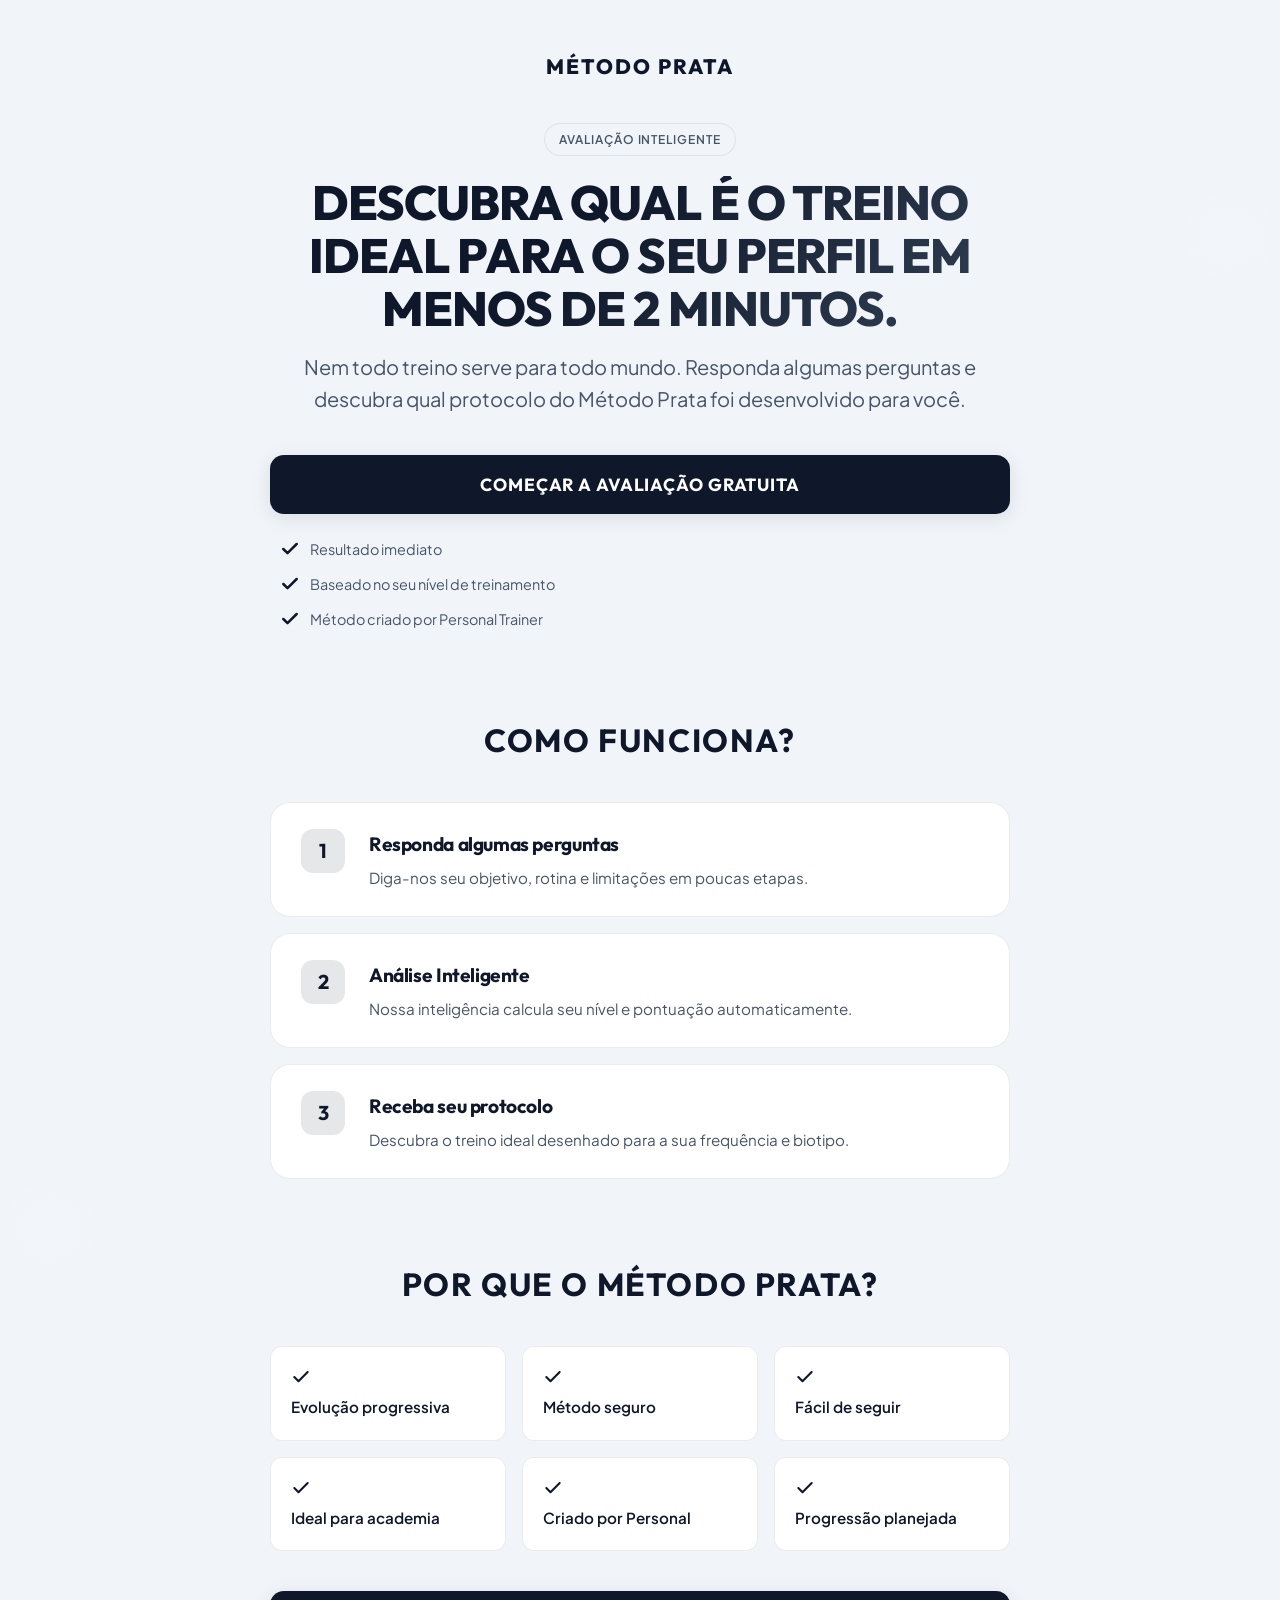
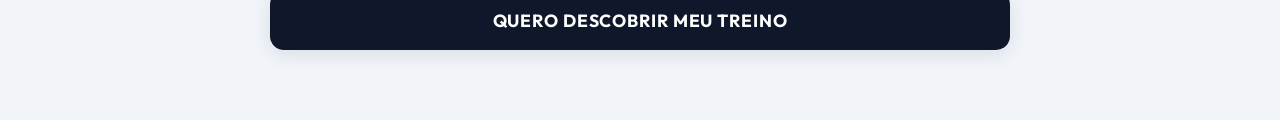
<file: index.html>
<!DOCTYPE html>
<html lang="pt-BR">

<head>
    <meta charset="UTF-8">
    <meta name="viewport" content="width=device-width, initial-scale=1.0">
    <title>Método Prata - Descubra Seu Treino Ideal</title>
    <meta name="description"
        content="Descubra qual é o protocolo de treino do Método Prata ideal para o seu perfil e nível de condicionamento em menos de 2 minutos.">

    <!-- CSS Stylesheet -->
    <link rel="stylesheet" href="styles.css">

    <!-- Tailwind or custom icons can be fully self-contained as SVG. We use inline SVGs for maximum reliability, speed and crispness on mobile. -->
</head>

<body>

    <!-- Container wrapper (keeps mobile focus centered and premium) -->
    <div class="container">

        <!-- ==================== LANDING VIEW ==================== -->
        <section id="landing-view" class="view-screen active">
            <header class="brand-header">
                <div class="logo">MÉTODO <span>PRATA</span></div>
            </header>

            <div class="hero">
                <span class="hero-badge">Avaliação Inteligente</span>

                <h1 class="text-gradient">Descubra qual é o treino ideal para o seu perfil em menos de 2 minutos.</h1>
                <p>Nem todo treino serve para todo mundo. Responda algumas perguntas e descubra qual protocolo do Método
                    Prata foi desenvolvido para você.</p>

                <button class="btn" id="btn-start-quiz">
                    Começar a Avaliação Gratuita
                </button>

                <ul class="bullets-list">
                    <li class="bullet-item">
                        <svg width="20" height="20" viewBox="0 0 24 24" fill="none" stroke="currentColor"
                            stroke-width="3" stroke-linecap="round" stroke-linejoin="round">
                            <polyline points="20 6 9 17 4 12"></polyline>
                        </svg>
                        <span>Resultado imediato</span>
                    </li>
                    <li class="bullet-item">
                        <svg width="20" height="20" viewBox="0 0 24 24" fill="none" stroke="currentColor"
                            stroke-width="3" stroke-linecap="round" stroke-linejoin="round">
                            <polyline points="20 6 9 17 4 12"></polyline>
                        </svg>
                        <span>Baseado no seu nível de treinamento</span>
                    </li>
                    <li class="bullet-item">
                        <svg width="20" height="20" viewBox="0 0 24 24" fill="none" stroke="currentColor"
                            stroke-width="3" stroke-linecap="round" stroke-linejoin="round">
                            <polyline points="20 6 9 17 4 12"></polyline>
                        </svg>
                        <span>Método criado por Personal Trainer</span>
                    </li>
                </ul>
            </div>

            <!-- SECOND DOBRA: How it works -->
            <div>
                <h2 class="section-title">Como Funciona?</h2>

                <div class="step-card">
                    <div class="step-num">1</div>
                    <div class="step-info">
                        <h3>Responda algumas perguntas</h3>
                        <p>Diga-nos seu objetivo, rotina e limitações em poucas etapas.</p>
                    </div>
                </div>

                <div class="step-card">
                    <div class="step-num">2</div>
                    <div class="step-info">
                        <h3>Análise Inteligente</h3>
                        <p>Nossa inteligência calcula seu nível e pontuação automaticamente.</p>
                    </div>
                </div>

                <div class="step-card">
                    <div class="step-num">3</div>
                    <div class="step-info">
                        <h3>Receba seu protocolo</h3>
                        <p>Descubra o treino ideal desenhado para a sua frequência e biotipo.</p>
                    </div>
                </div>
            </div>

            <!-- THIRD DOBRA: Why Method Prata -->
            <div style="margin-bottom: 30px;">
                <h2 class="section-title">Por que o Método Prata?</h2>

                <div class="why-grid">
                    <div class="why-item">
                        <svg width="20" height="20" viewBox="0 0 24 24" fill="none" stroke="currentColor"
                            stroke-width="2.5" stroke-linecap="round" stroke-linejoin="round">
                            <polyline points="20 6 9 17 4 12"></polyline>
                        </svg>
                        <span>Evolução progressiva</span>
                    </div>
                    <div class="why-item">
                        <svg width="20" height="20" viewBox="0 0 24 24" fill="none" stroke="currentColor"
                            stroke-width="2.5" stroke-linecap="round" stroke-linejoin="round">
                            <polyline points="20 6 9 17 4 12"></polyline>
                        </svg>
                        <span>Método seguro</span>
                    </div>
                    <div class="why-item">
                        <svg width="20" height="20" viewBox="0 0 24 24" fill="none" stroke="currentColor"
                            stroke-width="2.5" stroke-linecap="round" stroke-linejoin="round">
                            <polyline points="20 6 9 17 4 12"></polyline>
                        </svg>
                        <span>Fácil de seguir</span>
                    </div>
                    <div class="why-item">
                        <svg width="20" height="20" viewBox="0 0 24 24" fill="none" stroke="currentColor"
                            stroke-width="2.5" stroke-linecap="round" stroke-linejoin="round">
                            <polyline points="20 6 9 17 4 12"></polyline>
                        </svg>
                        <span>Ideal para academia</span>
                    </div>
                    <div class="why-item">
                        <svg width="20" height="20" viewBox="0 0 24 24" fill="none" stroke="currentColor"
                            stroke-width="2.5" stroke-linecap="round" stroke-linejoin="round">
                            <polyline points="20 6 9 17 4 12"></polyline>
                        </svg>
                        <span>Criado por Personal</span>
                    </div>
                    <div class="why-item">
                        <svg width="20" height="20" viewBox="0 0 24 24" fill="none" stroke="currentColor"
                            stroke-width="2.5" stroke-linecap="round" stroke-linejoin="round">
                            <polyline points="20 6 9 17 4 12"></polyline>
                        </svg>
                        <span>Progressão planejada</span>
                    </div>
                </div>

                <button class="btn btn-start-quiz-trigger">
                    Quero descobrir meu treino
                </button>
            </div>
        </section>

        <!-- ==================== QUIZ VIEW ==================== -->
        <section id="quiz-view" class="view-screen">
            <div class="quiz-header">
                <div class="progress-container">
                    <div class="progress-info">
                        <span id="quiz-question-counter">Pergunta 1 de 10</span>
                        <span id="quiz-percentage">10%</span>
                    </div>
                    <div class="progress-bar-bg">
                        <div id="quiz-progress-fill" class="progress-bar-fill"></div>
                    </div>
                </div>
            </div>

            <div class="quiz-body fade-transition" id="quiz-body-container">
                <!-- Question Title -->
                <h2 class="question-text" id="question-title">Qual é seu principal objetivo?</h2>

                <!-- Container for multiple-choice options -->
                <div class="options-list" id="options-container">
                    <!-- Cards will be dynamically rendered by app.js -->
                </div>

                <!-- Container for numeric inputs -->
                <div class="input-container" id="numeric-container" style="display: none;">
                    <input type="number" id="numeric-input" class="numeric-input" placeholder="0" min="1" max="500">
                    <span class="input-suffix" id="input-suffix-text">kg</span>
                </div>
            </div>

            <div class="quiz-footer">
                <button class="btn btn-secondary" id="btn-quiz-prev" style="flex: 1;">Voltar</button>
                <button class="btn" id="btn-quiz-next" style="flex: 2;">Avançar</button>
            </div>
        </section>

        <!-- ==================== LOADING VIEW ==================== -->
        <section id="loading-view" class="view-screen">
            <div class="loading-content">
                <div class="spinner">
                    <div class="spinner-outer"></div>
                    <div class="spinner-inner"></div>
                </div>
                <h2 class="loading-text" id="loading-message">Analisando seu perfil…</h2>
                <p class="loading-subtext">Isso pode levar alguns segundos.</p>
            </div>
        </section>

        <!-- ==================== RESULT VIEW ==================== -->
        <section id="result-view" class="view-screen">
            <div class="result-header">
                <span class="result-badge">Resultado Disponível</span>
                <h1 class="text-gradient">Parabéns!</h1>
                <p style="color: var(--text-secondary);">Sua avaliação foi concluída.</p>
            </div>

            <!-- User Profile Summary Card -->
            <div class="profile-card">
                <h3 class="profile-card-title">Seu Perfil</h3>
                <div class="profile-grid">
                    <div class="profile-field">
                        <span class="field-label">Objetivo</span>
                        <span class="field-value" id="res-objective">-</span>
                    </div>
                    <div class="profile-field">
                        <span class="field-label">Idade</span>
                        <span class="field-value" id="res-age">-</span>
                    </div>
                    <div class="profile-field">
                        <span class="field-label">Sexo</span>
                        <span class="field-value" id="res-sex">-</span>
                    </div>
                    <div class="profile-field">
                        <span class="field-label">Nível</span>
                        <span class="field-value" id="res-level">-</span>
                    </div>
                    <div class="profile-field">
                        <span class="field-label">Frequência</span>
                        <span class="field-value" id="res-days">-</span>
                    </div>
                    <div class="profile-field">
                        <span class="field-label">Tempo</span>
                        <span class="field-value" id="res-time">-</span>
                    </div>
                </div>
            </div>

            <!-- Recommended Protocol -->
            <div class="protocol-card" id="protocol-card-element">
                <span class="protocol-badge">Recomendado</span>
                <span class="protocol-title-small">Protocolo Recomendado</span>
                <div class="protocol-name" id="res-protocol-name">Método Prata: Bronze</div>
                <p class="protocol-desc" id="res-protocol-desc">Ideal para quem está construindo sua base, aprendendo
                    técnica e buscando evolução com segurança.</p>
            </div>

            <!-- Offer Details -->
            <div class="offer-section">
                <h2 class="offer-title">Comece Hoje Mesmo</h2>
                <ul class="offer-list">
                    <li class="offer-item">
                        <svg width="18" height="18" viewBox="0 0 24 24" fill="none" stroke="currentColor"
                            stroke-width="3" stroke-linecap="round" stroke-linejoin="round">
                            <polyline points="20 6 9 17 4 12"></polyline>
                        </svg>
                        <span>Treino completo personalizado</span>
                    </li>
                    <li class="offer-item">
                        <svg width="18" height="18" viewBox="0 0 24 24" fill="none" stroke="currentColor"
                            stroke-width="3" stroke-linecap="round" stroke-linejoin="round">
                            <polyline points="20 6 9 17 4 12"></polyline>
                        </svg>
                        <span>Metodologia Método Prata</span>
                    </li>
                    <li class="offer-item">
                        <svg width="18" height="18" viewBox="0 0 24 24" fill="none" stroke="currentColor"
                            stroke-width="3" stroke-linecap="round" stroke-linejoin="round">
                            <polyline points="20 6 9 17 4 12"></polyline>
                        </svg>
                        <span>Progressão planejada</span>
                    </li>
                    <li class="offer-item">
                        <svg width="18" height="18" viewBox="0 0 24 24" fill="none" stroke="currentColor"
                            stroke-width="3" stroke-linecap="round" stroke-linejoin="round">
                            <polyline points="20 6 9 17 4 12"></polyline>
                        </svg>
                        <span>Exercícios organizados</span>
                    </li>
                    <li class="offer-item">
                        <svg width="18" height="18" viewBox="0 0 24 24" fill="none" stroke="currentColor"
                            stroke-width="3" stroke-linecap="round" stroke-linejoin="round">
                            <polyline points="20 6 9 17 4 12"></polyline>
                        </svg>
                        <span>Vídeos de execução</span>
                    </li>
                    <li class="offer-item">
                        <svg width="18" height="18" viewBox="0 0 24 24" fill="none" stroke="currentColor"
                            stroke-width="3" stroke-linecap="round" stroke-linejoin="round">
                            <polyline points="20 6 9 17 4 12"></polyline>
                        </svg>
                        <span>Guia completo de utilização</span>
                    </li>
                </ul>

                <button class="btn" id="btn-checkout" style="animation: pulse 2s infinite;">
                    Quero Começar Agora
                </button>
            </div>

            <footer style="text-align: center; font-size: 0.75rem; color: var(--text-secondary); margin-bottom: 20px;">
                <p>&copy; 2026 Método Prata. Todos os direitos reservados.</p>
            </footer>
        </section>

    </div>

    <!-- App Logic script -->
    <script src="app.js"></script>
</body>

</html>
</file>
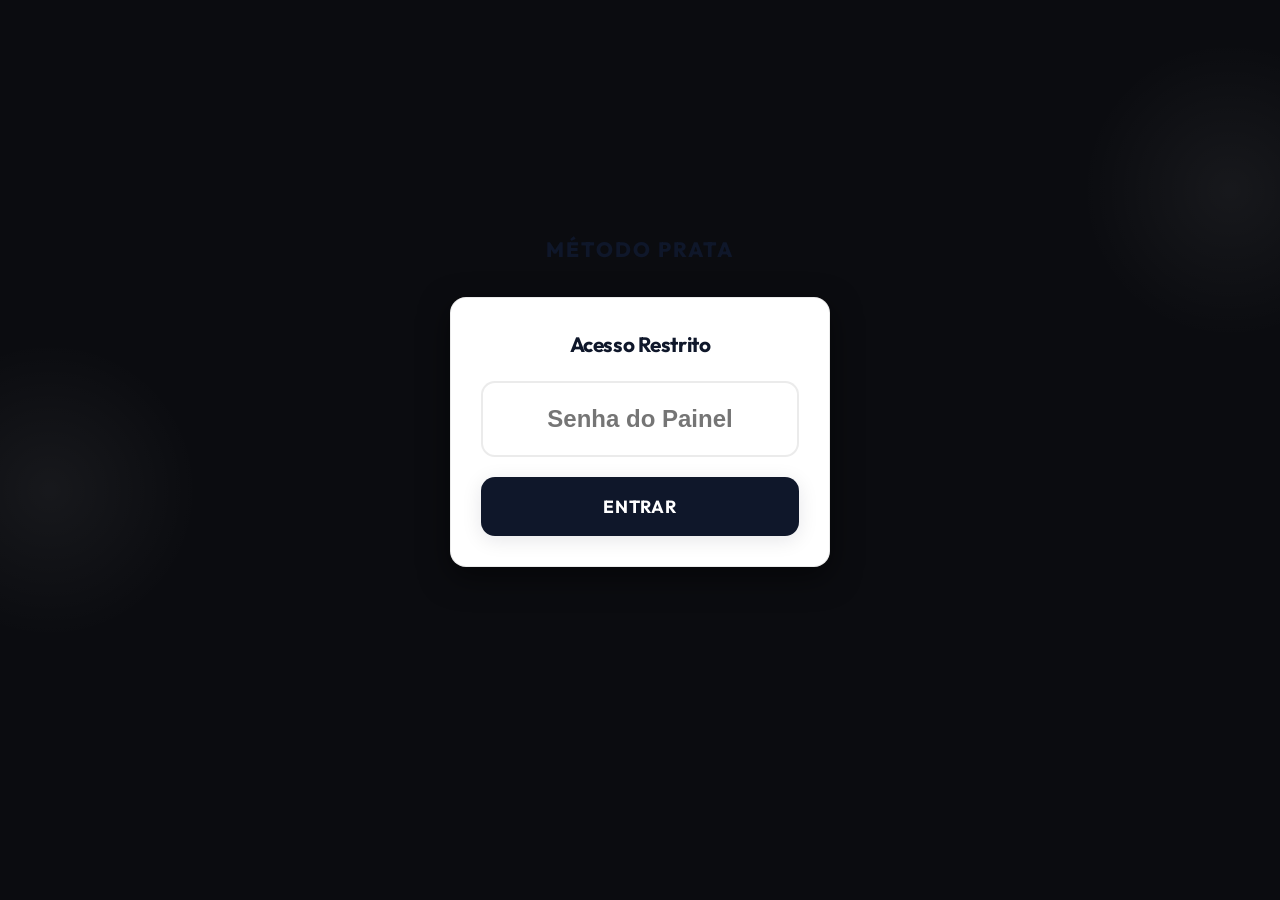
<file: admin.html>
<!DOCTYPE html>
<html lang="pt-BR">
<head>
    <meta charset="UTF-8">
    <meta name="viewport" content="width=device-width, initial-scale=1.0">
    <title>Método Prata - Painel de Controle</title>
    <link rel="stylesheet" href="styles.css">
    <style>
        /* Admin layout overrides */
        body {
            background-color: #0b0c10;
        }
        .admin-container {
            width: 100%;
            max-width: 900px;
            margin: 0 auto;
            padding: 40px 20px;
        }
        .admin-header {
            display: flex;
            justify-content: space-between;
            align-items: center;
            border-bottom: 1px solid var(--bg-card-border);
            padding-bottom: 20px;
            margin-bottom: 30px;
        }
        .admin-title h1 {
            font-size: 1.8rem;
            text-transform: uppercase;
        }
        .admin-title p {
            color: var(--text-secondary);
            font-size: 0.9rem;
        }
        .stats-grid {
            display: grid;
            grid-template-columns: repeat(auto-fit, minmax(180px, 1fr));
            gap: 16px;
            margin-bottom: 30px;
        }
        .stat-card {
            background: var(--bg-card);
            border: 1px solid var(--bg-card-border);
            border-radius: 12px;
            padding: 20px;
            text-align: center;
        }
        .stat-val {
            font-family: var(--font-heading);
            font-size: 2rem;
            font-weight: 800;
            color: var(--accent);
        }
        .stat-lbl {
            font-size: 0.8rem;
            color: var(--text-secondary);
            text-transform: uppercase;
            letter-spacing: 0.05em;
        }
        .table-responsive {
            width: 100%;
            overflow-x: auto;
            background: var(--bg-card);
            border: 1px solid var(--bg-card-border);
            border-radius: 14px;
            margin-bottom: 30px;
        }
        table {
            width: 100%;
            border-collapse: collapse;
            text-align: left;
            font-size: 0.85rem;
            color: var(--text-primary);
        }
        th, td {
            padding: 16px 20px;
            border-bottom: 1px solid var(--bg-card-border);
            white-space: nowrap;
        }
        th {
            background-color: rgba(255, 255, 255, 0.02);
            color: var(--text-secondary);
            font-weight: 600;
            text-transform: uppercase;
            font-size: 0.75rem;
        }
        tr:hover td {
            background-color: rgba(255, 255, 255, 0.01);
        }
        .badge {
            display: inline-block;
            padding: 4px 8px;
            border-radius: 6px;
            font-size: 0.75rem;
            font-weight: 700;
            text-transform: uppercase;
        }
        .badge-bronze { background-color: #cd7f32; color: #fff; }
        .badge-prata { background-color: #c0c0c0; color: #000; }
        .badge-ouro { background-color: #ffd700; color: #000; }
        
        /* Auth Screen */
        .auth-view {
            display: flex;
            flex-direction: column;
            align-items: center;
            justify-content: center;
            min-height: 80vh;
            max-width: 380px;
            margin: 0 auto;
            text-align: center;
        }
        .auth-card {
            background: var(--bg-card);
            border: 1px solid var(--bg-card-border);
            border-radius: 16px;
            padding: 30px;
            width: 100%;
            box-shadow: 0 10px 30px rgba(0,0,0,0.5);
        }
    </style>
</head>
<body>

    <!-- ==================== AUTH VIEW ==================== -->
    <div id="auth-view" class="admin-container">
        <div class="auth-view">
            <div class="logo" style="margin-bottom: 30px;">MÉTODO <span>PRATA</span></div>
            <div class="auth-card">
                <h2 style="margin-bottom: 20px; font-size: 1.3rem;">Acesso Restrito</h2>
                <div class="input-container" style="margin-bottom: 20px;">
                    <input type="password" id="admin-pass" class="numeric-input" placeholder="Senha do Painel" style="text-align: center;">
                </div>
                <button class="btn" id="btn-login">Entrar</button>
                <p id="auth-error" style="color: #ff4a4a; font-size: 0.85rem; margin-top: 12px; display: none;">Senha incorreta. Tente novamente.</p>
            </div>
        </div>
    </div>

    <!-- ==================== DASHBOARD VIEW ==================== -->
    <div id="dashboard-view" class="admin-container" style="display: none;">
        <header class="admin-header">
            <div class="admin-title">
                <h1>Painel de Controle</h1>
                <p>Método Prata - Leads e Avaliações de Alunos</p>
            </div>
            <div style="display: flex; gap: 10px;">
                <button class="btn btn-secondary" id="btn-export" style="padding: 10px 18px; font-size: 0.85rem;">Exportar CSV</button>
                <button class="btn" id="btn-logout" style="padding: 10px 18px; font-size: 0.85rem; background-color: rgba(255, 74, 74, 0.2); color: #ff4a4a; box-shadow: none;">Sair</button>
            </div>
        </header>

        <!-- Stats Overview Cards -->
        <div class="stats-grid">
            <div class="stat-card">
                <div class="stat-val" id="stat-total">0</div>
                <div class="stat-lbl">Total Leads</div>
            </div>
            <div class="stat-card">
                <div class="stat-val" id="stat-bronze">0</div>
                <div class="stat-lbl">Bronze</div>
            </div>
            <div class="stat-card">
                <div class="stat-val" id="stat-prata">0</div>
                <div class="stat-lbl">Prata</div>
            </div>
            <div class="stat-card">
                <div class="stat-val" id="stat-ouro">0</div>
                <div class="stat-lbl">Ouro</div>
            </div>
        </div>

        <!-- Leads Table -->
        <h2 style="font-size: 1.2rem; text-transform: uppercase; margin-bottom: 15px;">Listagem de Leads</h2>
        <div class="table-responsive">
            <table id="leads-table">
                <thead>
                    <tr>
                        <th>Data</th>
                        <th>Objetivo</th>
                        <th>Idade</th>
                        <th>Sexo</th>
                        <th>Nível</th>
                        <th>Frequência</th>
                        <th>Tempo</th>
                        <th>Limitações</th>
                        <th>Peso (kg)</th>
                        <th>Altura (cm)</th>
                        <th>Protocolo Recomendado</th>
                    </tr>
                </thead>
                <tbody id="leads-tbody">
                    <!-- Tr elements generated dynamically -->
                </tbody>
            </table>
        </div>

        <div style="display: flex; justify-content: flex-end;">
            <button id="btn-clear-db" style="background: none; border: none; color: #ff4a4a; font-size: 0.85rem; cursor: pointer; text-decoration: underline;">
                Limpar todos os registros
            </button>
        </div>
    </div>

    <script>
        // Simple auth state
        const correctPassword = "admin123";
        const authView = document.getElementById('auth-view');
        const dashboardView = document.getElementById('dashboard-view');
        const btnLogin = document.getElementById('btn-login');
        const adminPass = document.getElementById('admin-pass');
        const authError = document.getElementById('auth-error');

        // Check if already authenticated session
        if (sessionStorage.getItem('admin_authenticated') === 'true') {
            showDashboard();
        }

        btnLogin.addEventListener('click', attemptLogin);
        adminPass.addEventListener('keypress', (e) => {
            if (e.key === 'Enter') attemptLogin();
        });

        function attemptLogin() {
            if (adminPass.value === correctPassword) {
                sessionStorage.setItem('admin_authenticated', 'true');
                showDashboard();
            } else {
                authError.style.display = 'block';
                adminPass.value = '';
            }
        }

        function showDashboard() {
            authView.style.display = 'none';
            dashboardView.style.display = 'block';
            loadData();
        }

        document.getElementById('btn-logout').addEventListener('click', () => {
            sessionStorage.removeItem('admin_authenticated');
            window.location.reload();
        });

        // Load and render leads
        function loadData() {
            const submissions = JSON.parse(localStorage.getItem('quiz_submissions') || '[]');
            const tbody = document.getElementById('leads-tbody');
            tbody.innerHTML = '';

            if (submissions.length === 0) {
                tbody.innerHTML = `<tr><td colspan="11" style="text-align: center; color: var(--text-secondary);">Nenhum lead registrado ainda.</td></tr>`;
                updateStats(0, 0, 0, 0);
                return;
            }

            // Stats variables
            let bronze = 0, prata = 0, ouro = 0;

            // Sort from newest to oldest
            submissions.reverse().forEach(lead => {
                // Calculate level counts
                if (lead.level === 'OURO') ouro++;
                else if (lead.level === 'PRATA') prata++;
                else bronze++;

                // Format timestamp
                const dateStr = new Date(lead.timestamp).toLocaleString('pt-BR');

                // Determine badge class
                let badgeClass = 'badge-bronze';
                if (lead.level === 'OURO') badgeClass = 'badge-ouro';
                else if (lead.level === 'PRATA') badgeClass = 'badge-prata';

                const tr = document.createElement('tr');
                tr.innerHTML = `
                    <td>${dateStr}</td>
                    <td>${lead.objective || '-'}</td>
                    <td>${lead.age || '-'}</td>
                    <td>${lead.sex || '-'}</td>
                    <td><span class="badge ${badgeClass}">${lead.level || '-'}</span></td>
                    <td>${lead.frequency || '-'}</td>
                    <td>${lead.time || '-'}</td>
                    <td style="color: ${lead.limitations !== 'Não' ? '#ff4a4a' : 'inherit'}">${lead.limitations || '-'}</td>
                    <td>${lead.weight || '-'}</td>
                    <td>${lead.height || '-'}</td>
                    <td style="font-weight: 600;">${lead.recommendedProtocol || '-'}</td>
                `;
                tbody.appendChild(tr);
            });

            updateStats(submissions.length, bronze, prata, ouro);
        }

        function updateStats(total, bronze, prata, ouro) {
            document.getElementById('stat-total').textContent = total;
            document.getElementById('stat-bronze').textContent = bronze;
            document.getElementById('stat-prata').textContent = prata;
            document.getElementById('stat-ouro').textContent = ouro;
        }

        // Clear database
        document.getElementById('btn-clear-db').addEventListener('click', () => {
            if (confirm("Tem certeza que deseja deletar todos os registros de leads de forma permanente?")) {
                localStorage.removeItem('quiz_submissions');
                loadData();
            }
        });

        // Export to CSV
        document.getElementById('btn-export').addEventListener('click', () => {
            const submissions = JSON.parse(localStorage.getItem('quiz_submissions') || '[]');
            if (submissions.length === 0) {
                alert("Não há dados para exportar.");
                return;
            }

            // CSV headers
            let csvContent = "data:text/csv;charset=utf-8,";
            csvContent += "Data,Objetivo,Idade,Sexo,Nivel,Frequencia,Tempo Disponivel,Limitacoes,Peso,Altura,Protocolo Recomendado\r\n";

            submissions.forEach(lead => {
                const dateStr = new Date(lead.timestamp).toLocaleString('pt-BR').replace(/,/g, '');
                const row = [
                    `"${dateStr}"`,
                    `"${lead.objective || ''}"`,
                    `"${lead.age || ''}"`,
                    `"${lead.sex || ''}"`,
                    `"${lead.level || ''}"`,
                    `"${lead.frequency || ''}"`,
                    `"${lead.time || ''}"`,
                    `"${lead.limitations || ''}"`,
                    `"${lead.weight || ''}"`,
                    `"${lead.height || ''}"`,
                    `"${lead.recommendedProtocol || ''}"`
                ].join(",");
                csvContent += row + "\r\n";
            });

            const encodedUri = encodeURI(csvContent);
            const link = document.createElement("a");
            link.setAttribute("href", encodedUri);
            link.setAttribute("download", `metodo_prata_leads_${Date.now()}.csv`);
            document.body.appendChild(link);
            link.click();
            document.body.removeChild(link);
        });
    </script>
</body>
</html>
</file>
<file: styles.css>
@import url('https://fonts.googleapis.com/css2?family=Outfit:wght@300;400;600;700;800&family=Plus+Jakarta+Sans:wght@400;500;600;700&display=swap');

:root {
    --bg-dark: #f1f5f9; /* Premium light grey/silver background */
    --bg-card: #ffffff; /* White card background */
    --bg-card-border: rgba(0, 0, 0, 0.08); /* Subtle dark border */
    --text-primary: #0f172a; /* Slate dark text */
    --text-secondary: #475569; /* Slate secondary text */
    --accent: #0f172a; /* Slate black accent for buttons */
    --accent-hover: #1e293b;
    --accent-glow: rgba(15, 23, 42, 0.1);
    --font-heading: 'Outfit', sans-serif;
    --font-body: 'Plus Jakarta Sans', sans-serif;
    --transition-smooth: all 0.3s cubic-bezier(0.4, 0, 0.2, 1);
    --transition-bounce: all 0.5s cubic-bezier(0.175, 0.885, 0.32, 1.275);
}

* {
    margin: 0;
    padding: 0;
    box-sizing: border-box;
    -webkit-tap-highlight-color: transparent;
}

html {
    overflow-x: hidden;
    width: 100%;
    margin: 0;
    padding: 0;
}

body {
    background-color: var(--bg-dark);
    color: var(--text-primary);
    font-family: var(--font-body);
    line-height: 1.6;
    overflow-x: hidden;
    position: relative;
    width: 100%;
    margin: 0;
    padding: 0;
}

/* Background glow effects */
body::before, body::after {
    content: '';
    position: absolute;
    width: 300px;
    height: 300px;
    border-radius: 50%;
    background: radial-gradient(circle, rgba(255, 255, 255, 0.05) 0%, transparent 70%);
    z-index: -1;
    pointer-events: none;
}

body::before {
    top: 5%;
    right: -100px;
}

body::after {
    bottom: 20%;
    left: -100px;
}

/* Typography */
h1, h2, h3, h4 {
    font-family: var(--font-heading);
    font-weight: 700;
    letter-spacing: -0.02em;
}

a {
    color: inherit;
    text-decoration: none;
}

/* General Layout & Utilities */
.container {
    width: 100%;
    max-width: 500px; /* Centered layout optimized for mobile */
    margin: 0 auto;
    padding: 24px 20px;
    min-height: 100vh;
    display: flex;
    flex-direction: column;
    justify-content: space-between;
}

.text-gradient {
    background: linear-gradient(135deg, #0f172a 40%, #334155 100%);
    -webkit-background-clip: text;
    -webkit-text-fill-color: transparent;
}

.text-accent {
    color: var(--accent);
}

.btn {
    display: flex;
    align-items: center;
    justify-content: center;
    width: 100%;
    padding: 18px 24px;
    background-color: var(--accent);
    color: #ffffff;
    font-family: var(--font-heading);
    font-weight: 700;
    font-size: 1.1rem;
    border: none;
    border-radius: 14px;
    cursor: pointer;
    transition: var(--transition-bounce);
    box-shadow: 0 4px 20px var(--accent-glow);
    text-transform: uppercase;
    letter-spacing: 0.05em;
    position: relative;
    overflow: hidden;
}

.btn:active {
    transform: scale(0.97);
}

.btn:hover {
    background-color: var(--accent-hover);
    box-shadow: 0 6px 24px rgba(255, 255, 255, 0.15);
}

.btn-secondary {
    background-color: transparent;
    color: var(--text-primary);
    border: 2px solid var(--bg-card-border);
    box-shadow: none;
}

.btn-secondary:hover {
    background-color: rgba(255, 255, 255, 0.05);
    border-color: var(--text-secondary);
    box-shadow: none;
}

/* Header / Brand */
.brand-header {
    text-align: center;
    padding: 10px 0 20px;
    display: flex;
    flex-direction: column;
    align-items: center;
}

.logo {
    font-family: var(--font-heading);
    font-weight: 800;
    font-size: 1.3rem;
    letter-spacing: 0.1em;
    text-transform: uppercase;
    color: var(--text-primary);
}

.logo span {
    color: var(--accent);
}

/* First Fold - Hero Section */
.hero {
    text-align: center;
    margin-top: auto;
    margin-bottom: auto;
    padding: 20px 0;
}

.hero-badge {
    display: inline-block;
    padding: 6px 14px;
    background-color: rgba(255, 255, 255, 0.05);
    border: 1px solid var(--bg-card-border);
    border-radius: 20px;
    font-size: 0.75rem;
    font-weight: 600;
    color: var(--text-secondary);
    text-transform: uppercase;
    letter-spacing: 0.08em;
    margin-bottom: 20px;
}

.hero h1 {
    font-size: 2.2rem;
    line-height: 1.15;
    margin-bottom: 16px;
    font-weight: 800;
    text-transform: uppercase;
}

.hero p {
    font-size: 1rem;
    color: var(--text-secondary);
    margin-bottom: 32px;
}

.bullets-list {
    display: flex;
    flex-direction: column;
    gap: 12px;
    margin-top: 24px;
    text-align: left;
    padding-left: 10px;
}

.bullet-item {
    display: flex;
    align-items: center;
    gap: 10px;
    font-size: 0.9rem;
    color: var(--text-secondary);
}

.bullet-item svg {
    color: var(--accent);
    flex-shrink: 0;
}

/* Second Fold - How it works */
.section-title {
    font-size: 1.5rem;
    text-align: center;
    text-transform: uppercase;
    letter-spacing: 0.05em;
    margin: 48px 0 24px;
    position: relative;
}

.step-card {
    background: var(--bg-card);
    border: 1px solid var(--bg-card-border);
    border-radius: 16px;
    padding: 20px;
    margin-bottom: 16px;
    backdrop-filter: blur(10px);
    display: flex;
    align-items: flex-start;
    gap: 16px;
    transition: var(--transition-smooth);
}

.step-card:hover {
    border-color: rgba(255, 255, 255, 0.2);
}

.step-num {
    background-color: var(--accent-glow);
    color: var(--accent);
    width: 36px;
    height: 36px;
    border-radius: 10px;
    display: flex;
    align-items: center;
    justify-content: center;
    font-weight: 700;
    font-family: var(--font-heading);
    font-size: 1.1rem;
    flex-shrink: 0;
}

.step-info h3 {
    font-size: 1rem;
    margin-bottom: 4px;
    color: var(--text-primary);
}

.step-info p {
    font-size: 0.85rem;
    color: var(--text-secondary);
}

/* Third Fold - Why Método Prata */
.why-grid {
    display: grid;
    grid-template-columns: repeat(2, minmax(0, 1fr));
    gap: 12px;
    margin-bottom: 32px;
}

.why-item {
    background: var(--bg-card);
    border: 1px solid var(--bg-card-border);
    border-radius: 12px;
    padding: 16px;
    display: flex;
    flex-direction: column;
    gap: 8px;
    font-weight: 600;
    font-size: 0.85rem;
    transition: var(--transition-smooth);
}

.why-item span {
    word-break: break-word;
    overflow-wrap: break-word;
}

.why-item svg {
    color: var(--accent);
}

.why-item:hover {
    transform: translateY(-2px);
    border-color: rgba(255, 255, 255, 0.15);
}

/* Quiz Modal / Views */
.view-screen {
    display: none;
    flex-direction: column;
    justify-content: space-between;
    min-height: 100vh;
    animation: fadeIn 0.4s ease-out forwards;
}

.view-screen.active {
    display: flex;
}

.quiz-header {
    padding: 20px 0 10px;
}

.progress-container {
    width: 100%;
    margin-top: 10px;
}

.progress-info {
    display: flex;
    justify-content: space-between;
    font-size: 0.8rem;
    color: var(--text-secondary);
    margin-bottom: 8px;
    text-transform: uppercase;
    font-weight: 600;
    letter-spacing: 0.05em;
}

.progress-bar-bg {
    width: 100%;
    height: 6px;
    background-color: rgba(255, 255, 255, 0.08);
    border-radius: 3px;
    overflow: hidden;
}

.progress-bar-fill {
    height: 100%;
    width: 0%;
    background-color: var(--accent);
    border-radius: 3px;
    transition: width 0.4s cubic-bezier(0.4, 0, 0.2, 1);
    box-shadow: 0 0 10px rgba(255, 255, 255, 0.3);
}

/* Question Area */
.quiz-body {
    margin: auto 0;
    padding: 20px 0;
}

.question-text {
    font-size: 1.6rem;
    font-weight: 700;
    margin-bottom: 24px;
    line-height: 1.25;
}

.options-list {
    display: flex;
    flex-direction: column;
    gap: 12px;
}

.option-card {
    background: var(--bg-card);
    border: 1.5px solid var(--bg-card-border);
    border-radius: 14px;
    padding: 18px;
    cursor: pointer;
    transition: var(--transition-bounce);
    display: flex;
    align-items: center;
    gap: 14px;
    font-weight: 600;
    font-size: 0.95rem;
}

.option-card:hover {
    border-color: rgba(255, 255, 255, 0.2);
    transform: translateY(-1px);
}

.option-card.selected {
    border-color: var(--accent);
    background: rgba(15, 23, 42, 0.04);
    box-shadow: 0 4px 15px rgba(15, 23, 42, 0.03);
}

.option-check {
    width: 20px;
    height: 20px;
    border-radius: 50%;
    border: 2px solid var(--bg-card-border);
    display: flex;
    align-items: center;
    justify-content: center;
    flex-shrink: 0;
    transition: var(--transition-smooth);
}

.option-card.selected .option-check {
    border-color: var(--accent);
    background-color: var(--accent);
}

.option-card.selected .option-check::after {
    content: '';
    width: 8px;
    height: 8px;
    border-radius: 50%;
    background-color: #ffffff;
}

/* Numeric input styles */
.input-container {
    position: relative;
    margin-top: 10px;
}

.numeric-input {
    width: 100%;
    background: var(--bg-card);
    border: 2px solid var(--bg-card-border);
    border-radius: 14px;
    padding: 18px;
    color: var(--text-primary);
    font-size: 1.25rem;
    font-weight: 700;
    outline: none;
    text-align: center;
    transition: var(--transition-smooth);
}

.numeric-input:focus {
    border-color: var(--accent);
    box-shadow: 0 0 15px rgba(255, 255, 255, 0.08);
}

.input-suffix {
    position: absolute;
    right: 20px;
    top: 50%;
    transform: translateY(-50%);
    color: var(--text-secondary);
    font-weight: 600;
}

/* Quiz Footer / Prev-Next */
.quiz-footer {
    display: flex;
    gap: 12px;
    padding: 20px 0;
}

/* Loading Screen */
.loading-content {
    display: flex;
    flex-direction: column;
    align-items: center;
    justify-content: center;
    margin: auto 0;
    text-align: center;
}

.spinner {
    position: relative;
    width: 80px;
    height: 80px;
    margin-bottom: 30px;
}

.spinner-outer {
    width: 100%;
    height: 100%;
    border-radius: 50%;
    border: 3px solid rgba(0, 0, 0, 0.06);
    border-top-color: var(--accent);
    animation: spin 1.2s cubic-bezier(0.5, 0, 0.5, 1) infinite;
}

.spinner-inner {
    position: absolute;
    top: 15px;
    left: 15px;
    width: 50px;
    height: 50px;
    border-radius: 50%;
    border: 3px solid rgba(0, 0, 0, 0.06);
    border-bottom-color: var(--accent);
    animation: spin-reverse 1.2s cubic-bezier(0.5, 0, 0.5, 1) infinite;
}

.loading-text {
    font-size: 1.1rem;
    font-weight: 600;
    color: var(--text-primary);
    min-height: 2em;
    transition: var(--transition-smooth);
}

.loading-subtext {
    font-size: 0.85rem;
    color: var(--text-secondary);
    margin-top: 8px;
}

/* Result Screen */
.result-header {
    text-align: center;
    padding: 20px 0;
}

.result-badge {
    background-color: var(--accent-glow);
    color: var(--accent);
    padding: 6px 14px;
    border-radius: 20px;
    font-size: 0.8rem;
    font-weight: 700;
    text-transform: uppercase;
    display: inline-block;
    margin-bottom: 8px;
}

.profile-card {
    background: var(--bg-card);
    border: 1px solid var(--bg-card-border);
    border-radius: 16px;
    padding: 24px;
    margin-bottom: 24px;
    backdrop-filter: blur(10px);
}

.profile-card-title {
    font-size: 0.85rem;
    text-transform: uppercase;
    color: var(--text-secondary);
    letter-spacing: 0.05em;
    margin-bottom: 16px;
    border-bottom: 1px solid var(--bg-card-border);
    padding-bottom: 8px;
}

.profile-grid {
    display: grid;
    grid-template-columns: repeat(2, minmax(0, 1fr));
    gap: 16px;
}

.profile-field {
    display: flex;
    flex-direction: column;
    word-break: break-word;
    overflow-wrap: break-word;
}

.field-label {
    font-size: 0.75rem;
    color: var(--text-secondary);
}

.field-value {
    font-size: 0.95rem;
    font-weight: 700;
    color: var(--text-primary);
}

/* Recommended Protocol Details */
.protocol-card {
    background: linear-gradient(135deg, rgba(255, 255, 255, 0.04) 0%, rgba(255, 255, 255, 0.01) 100%);
    border: 2px solid var(--accent);
    border-radius: 20px;
    padding: 28px 24px;
    text-align: center;
    margin-bottom: 24px;
    position: relative;
    overflow: hidden;
    box-shadow: 0 10px 30px rgba(255, 255, 255, 0.03);
}

.protocol-badge {
    position: absolute;
    top: 15px;
    right: 15px;
    font-size: 0.7rem;
    background: var(--accent);
    color: #000;
    padding: 4px 8px;
    border-radius: 6px;
    font-weight: 700;
    text-transform: uppercase;
}

.protocol-title-small {
    font-size: 0.85rem;
    text-transform: uppercase;
    letter-spacing: 0.1em;
    color: var(--text-secondary);
}

.protocol-name {
    font-size: 2.2rem;
    font-weight: 800;
    margin: 4px 0 12px;
    color: var(--accent);
    text-transform: uppercase;
}

.protocol-desc {
    font-size: 0.95rem;
    color: var(--text-secondary);
    line-height: 1.5;
}

/* Offer Section */
.offer-section {
    background: var(--bg-card);
    border: 1px solid var(--bg-card-border);
    border-radius: 16px;
    padding: 24px;
    margin-bottom: 24px;
}

.offer-title {
    font-size: 1.1rem;
    text-transform: uppercase;
    margin-bottom: 16px;
    text-align: center;
    color: var(--text-primary);
}

.offer-list {
    list-style: none;
    display: flex;
    flex-direction: column;
    gap: 12px;
    margin-bottom: 20px;
}

.offer-item {
    display: flex;
    align-items: center;
    gap: 10px;
    font-size: 0.9rem;
}

.offer-item svg {
    color: var(--accent);
}

/* Animations */
.fade-transition {
    transition: opacity 0.25s ease, transform 0.25s ease;
    opacity: 1;
    transform: translateY(0);
}

.fade-hidden {
    opacity: 0;
    transform: translateY(-8px);
}

@keyframes fadeIn {
    from {
        opacity: 0;
        transform: translateY(10px);
    }
    to {
        opacity: 1;
        transform: translateY(0);
    }
}

@keyframes spin {
    0% { transform: rotate(0deg); }
    100% { transform: rotate(360deg); }
}

@keyframes spin-reverse {
    0% { transform: rotate(0deg); }
    100% { transform: rotate(-360deg); }
}

/* Responsive fixes */
@media (max-width: 400px) {
    .hero h1 {
        font-size: 1.8rem;
    }
    .question-text {
        font-size: 1.4rem;
    }
}

/* Desktop Responsiveness */
@media (min-width: 768px) {
    .container {
        max-width: 800px;
        padding: 40px 30px;
    }
    
    .hero h1 {
        font-size: 3rem;
        line-height: 1.1;
    }
    
    .hero p {
        font-size: 1.25rem;
        margin-bottom: 40px;
    }
    
    .hero-image-container img {
        height: 380px !important;
    }
    
    .section-title {
        font-size: 2rem;
        margin: 64px 0 36px;
    }
    
    .step-card {
        padding: 26px 30px;
        border-radius: 20px;
        gap: 24px;
    }
    
    .step-num {
        width: 44px;
        height: 44px;
        font-size: 1.25rem;
        border-radius: 12px;
    }
    
    .step-info h3 {
        font-size: 1.2rem;
        margin-bottom: 6px;
    }
    
    .step-info p {
        font-size: 0.95rem;
    }
    
    .why-grid {
        grid-template-columns: 1fr 1fr 1fr; /* 3 columns instead of 2 */
        gap: 16px;
        margin-bottom: 40px;
    }
    
    .why-item {
        padding: 20px;
        font-size: 0.95rem;
    }
    
    .question-text {
        font-size: 2.2rem;
        margin-bottom: 36px;
        text-align: center;
    }
    
    .option-card {
        padding: 22px 26px;
        font-size: 1.1rem;
        border-radius: 16px;
    }
    
    .numeric-input {
        padding: 22px;
        font-size: 1.5rem;
    }
    
    .profile-card {
        padding: 30px;
    }
    
    .profile-grid {
        grid-template-columns: repeat(3, 1fr); /* 3 columns instead of 2 */
        gap: 24px;
    }
    
    .protocol-card {
        padding: 40px 30px;
    }
    
    .protocol-name {
        font-size: 2.8rem;
    }
    
    .protocol-desc {
        font-size: 1.1rem;
    }
}
</file>
